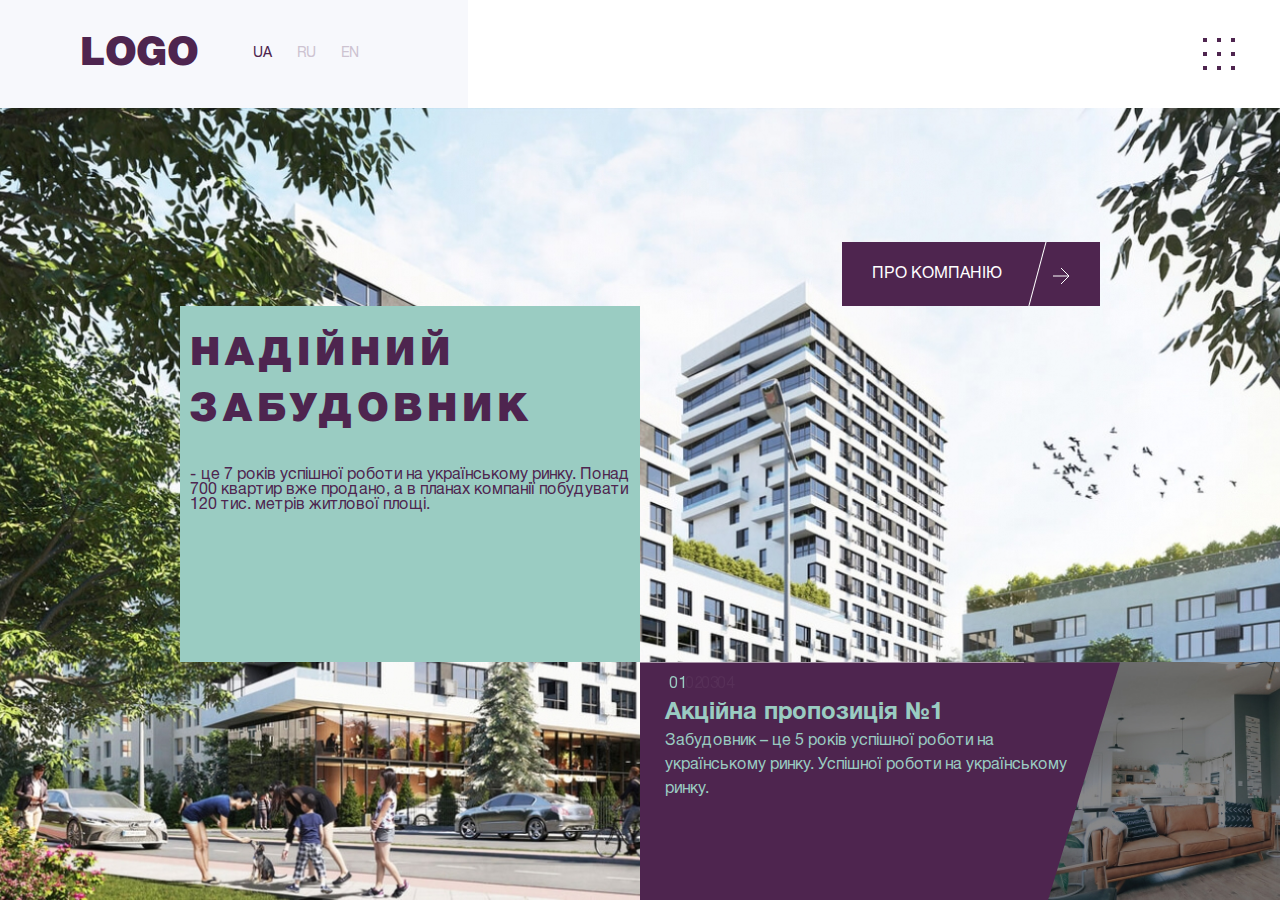
<file: index.html>
<!DOCTYPE html>
<html lang="en">

<head>
    <meta charset="UTF-8">
    <meta name="viewport" content="width=device-width, initial-scale=1.0">
    <link rel="stylesheet" href="https://unpkg.com/swiper/swiper-bundle.min.css">
    <link rel="stylesheet" href="./css/style.css">
    <link rel="stylesheet" href="./assets/fonts/fonts.css">
    <link rel="stylesheet" href="./css/header.css">
    <link rel="stylesheet" href="./css/main.css">
    <title>Document</title>
</head>

<body>
    <div class="app">
        <header class="header">
            <div class="header__inner">
                <div class="header__left">
                    <a href="#" class="header__logo">Logo</a>
                    <div class="header__langs-links">
                        <a href="#" class="header__langs-links-item active">
                            UA
                        </a>
                        <a href="./lang-pages/lang=ru.html" class="header__langs-links-item">
                            RU
                        </a>
                        <a href="./lang-pages/lang=en.html" class="header__langs-links-item">
                            EN
                        </a>
                    </div>
                </div>
                <button class="nav-toggle-btn">
                    <div class="nav-toggle-btn-inactive-items">
                        <div class="btn__groupe-dots">
                            <div class="btn-dot"></div>
                            <div class="btn-dot"></div>
                            <div class="btn-dot"></div>
                        </div>
                        <div class="btn__groupe-dots">
                            <div class="btn-dot"></div>
                            <div class="btn-dot"></div>
                            <div class="btn-dot"></div>
                        </div>
                        <div class="btn__groupe-dots">
                            <div class="btn-dot"></div>
                            <div class="btn-dot"></div>
                            <div class="btn-dot"></div>
                        </div>
                    </div>
                    <div class="nav-toggle-btn-active-items">
                        <div class="nav-toggle-btn-active-items-top">
                            <div class="nav-toggle-btn-active-rectangle"></div>
                        </div>
                        <div class="nav-toggle-btn-active-items-middle">
                            <div class="nav-toggle-btn-active-rectangle"></div>
                            <div class="nav-toggle-btn-active-close">
                                <div></div>
                                <div></div>
                            </div>
                            <div class="nav-toggle-btn-active-rectangle"></div>
                        </div>
                        <div class="nav-toggle-btn-active-items-bottom">
                            <div class="nav-toggle-btn-active-rectangle"></div>
                        </div>
                    </div>
                </button>
            </div>
            <nav class="nav">
                <div class="nav__inner">
                    <ul class="nav__links">
                        <li class="nav__link">
                            <a href="#">Головна</a>
                        </li>
                        <li class="nav__link">
                            <a href="#">Про компанію</a>
                        </li>
                        <li class="nav__link">
                            <a href="#">Варіанти придбання</a>
                        </li>
                        <li class="nav__link">
                            <a href="#">Варіанти інвестування</a>
                        </li>
                        <li class="nav__link">
                            <a href="#">Новини</a>
                        </li>
                        <li class="nav__link">
                            <a href="#">Документи</a>
                        </li>
                        <li class="nav__link">
                            <a href="#">Контакти</a>
                        </li>
                        <li class="nav__link">
                            <a href="#">Співробітництво</a>
                        </li>
                    </ul>
                    <div class="nav__copyright">
                        Дизайн та розробка -
                        <a href="https://svitsoft.com/" target="blank">Svitsoft</a>
                    </div>
                </div>
            </nav>
        </header>

        <main class="main">
            <div class="main__inner">
                <div class="main__top">
                    <a href="#" class="main__top-link">
                        <span class="main__top-link-inner">
                            ПРО КОМПАНІЮ
                        </span>
                        <svg width="17" height="18" viewBox="0 0 17 18" fill="none" xmlns="http://www.w3.org/2000/svg">
                            <path d="M8 17L16 9M16 9L8 1M16 9L1.39876e-06 9" />
                        </svg>
                        <span class="main__top-link-hover"></span>
                    </a>
                </div>
                <div class="main__middle">
                    <div class="main__middle-content-wrapper">
                        <div class="main__middle-content">
                            <h1 class="main__middle-content-title">
                                Надійний забудовник
                            </h1>
                            <p class="main__middle-content-text">
                                - це 7 років успішної роботи на українському ринку. Понад 700 квартир вже продано, а в планах компанії побудувати 120 тис. метрів житлової площі.
                            </p>
                        </div>
                    </div>
                </div>
                <div class="main__bottom">
                    <div class="main__bottom-content">
                        <div class="swiper-pagination"></div>
                        <div class="swiper-container">
                            <div class="swiper-wrapper">
                                <div class="swiper-slide">
                                    <div class="proposition-item">
                                        <div class="proposition-item__content">
                                            <h3 class="proposition-item__title">
                                                Акційна пропозиція №1
                                            </h3>
                                            <span class="proposition-item__text">
                                                Забудовник – це 5 років успішної роботи на українському ринку. Успішної роботи на українському ринку.
                                            </span>
                                        </div>
                                        <div class="proposition-item__img">
                                        </div>
                                    </div>
                                </div>
                                <div class="swiper-slide">
                                    <div class="proposition-item">
                                        <div class="proposition-item__content">
                                            <h3 class="proposition-item__title">
                                                Акційна пропозиція №2
                                            </h3>
                                            <span class="proposition-item__text">
                                                Забудовник – це 5 років успішної роботи на українському ринку. Успішної роботи на українському ринку.
                                            </span>
                                        </div>
                                        <div class="proposition-item__img">
                                        </div>
                                    </div>
                                </div>
                                <div class="swiper-slide">
                                    <div class="proposition-item">
                                        <div class="proposition-item__content">
                                            <h3 class="proposition-item__title">
                                                Акційна пропозиція №3
                                            </h3>
                                            <span class="proposition-item__text">
                                                Забудовник – це 5 років успішної роботи на українському ринку. Успішної роботи на українському ринку.
                                            </span>
                                        </div>
                                        <div class="proposition-item__img">
                                        </div>
                                    </div>
                                </div>
                                <div class="swiper-slide">
                                    <div class="proposition-item">
                                        <div class="proposition-item__content">
                                            <h3 class="proposition-item__title">
                                                Акційна пропозиція №4
                                            </h3>
                                            <span class="proposition-item__text">
                                                Забудовник – це 5 років успішної роботи на українському ринку. Успішної роботи на українському ринку.
                                            </span>
                                        </div>
                                        <div class="proposition-item__img">
                                        </div>
                                    </div>
                                </div>
                            </div>
                        </div>
                    </div>
                </div>
            </div>
        </main>
    </div>

    <script src="https://unpkg.com/swiper/swiper-bundle.min.js"></script>
    <script src="js/script.js"></script>
</body>

</html>
</file>
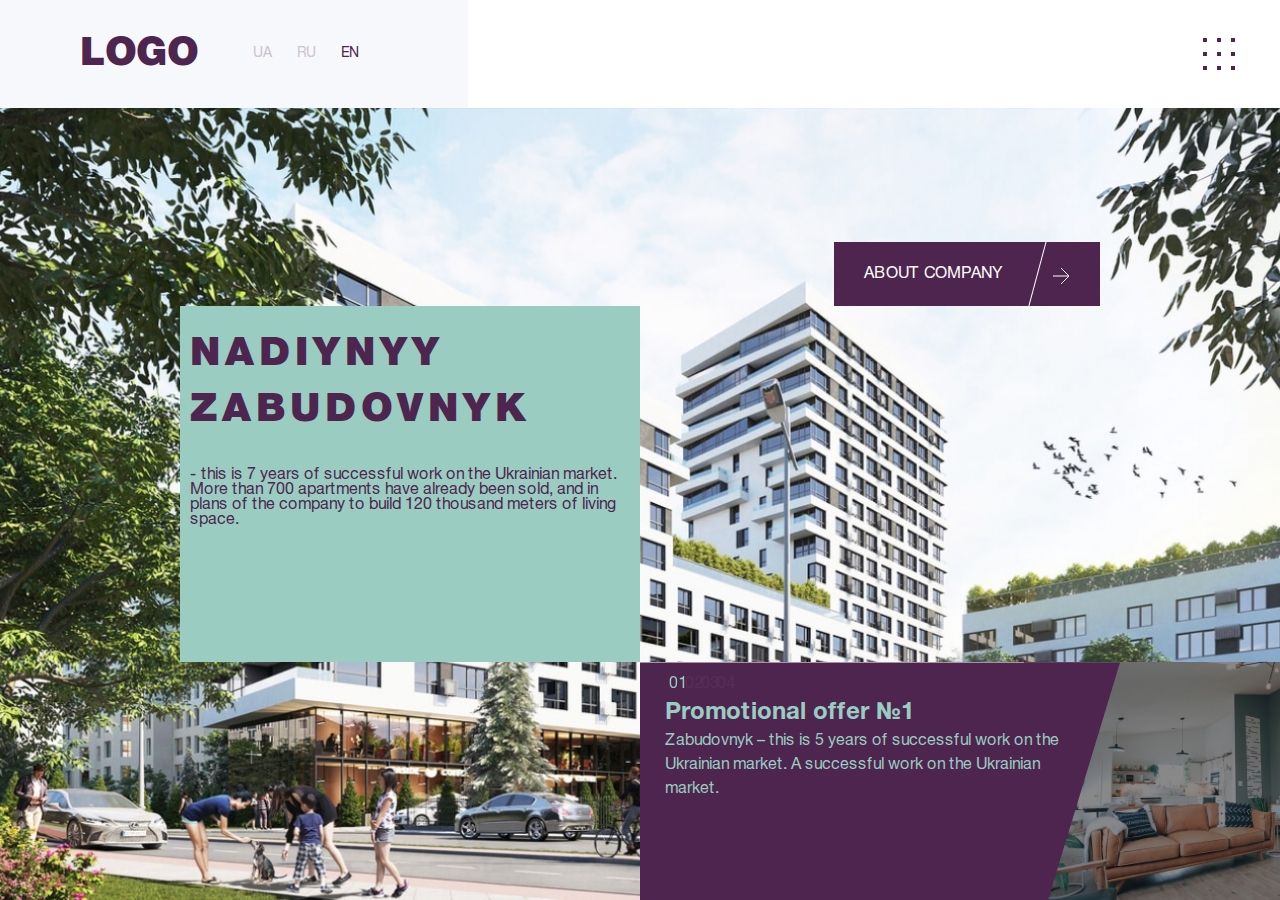
<file: lang-pages/lang=en.html>
<!DOCTYPE html>
<html lang="en">

<head>
    <meta charset="UTF-8">
    <meta name="viewport" content="width=device-width, initial-scale=1.0">
    <link rel="stylesheet" href="https://unpkg.com/swiper/swiper-bundle.min.css">
    <link rel="stylesheet" href="../css/style.css">
    <link rel="stylesheet" href="../assets/fonts/fonts.css">
    <link rel="stylesheet" href="../css/header.css">
    <link rel="stylesheet" href="../css/main.css">
    <title>Document</title>
</head>

<body>
    <div class="app">
        <header class="header">
            <div class="header__inner">
                <div class="header__left">
                    <a href="#" class="header__logo">Logo</a>
                    <div class="header__langs-links">
                        <a href="#" class="header__langs-links-item">
                            UA
                        </a>
                        <a href="./lang=ru.html" class="header__langs-links-item">
                            RU
                        </a>
                        <a href="#" class="header__langs-links-item active">
                            EN
                        </a>
                    </div>
                </div>
                <button class="nav-toggle-btn">
                    <div class="nav-toggle-btn-inactive-items">
                        <div class="btn__groupe-dots">
                            <div class="btn-dot"></div>
                            <div class="btn-dot"></div>
                            <div class="btn-dot"></div>
                        </div>
                        <div class="btn__groupe-dots">
                            <div class="btn-dot"></div>
                            <div class="btn-dot"></div>
                            <div class="btn-dot"></div>
                        </div>
                        <div class="btn__groupe-dots">
                            <div class="btn-dot"></div>
                            <div class="btn-dot"></div>
                            <div class="btn-dot"></div>
                        </div>
                    </div>
                    <div class="nav-toggle-btn-active-items">
                        <div class="nav-toggle-btn-active-items-top">
                            <div class="nav-toggle-btn-active-rectangle"></div>
                        </div>
                        <div class="nav-toggle-btn-active-items-middle">
                            <div class="nav-toggle-btn-active-rectangle"></div>
                            <div class="nav-toggle-btn-active-close">
                                <div></div>
                                <div></div>
                            </div>
                            <div class="nav-toggle-btn-active-rectangle"></div>
                        </div>
                        <div class="nav-toggle-btn-active-items-bottom">
                            <div class="nav-toggle-btn-active-rectangle"></div>
                        </div>
                    </div>
                </button>
            </div>
            <nav class="nav">
                <div class="nav__inner">
                    <ul class="nav__links">
                        <li class="nav__link">
                            <a href="#">Main</a>
                        </li>
                        <li class="nav__link">
                            <a href="#">About company</a>
                        </li>
                        <li class="nav__link">
                            <a href="#">Purchase options</a>
                        </li>
                        <li class="nav__link">
                            <a href="#">Investment options</a>
                        </li>
                        <li class="nav__link">
                            <a href="#">News</a>
                        </li>
                        <li class="nav__link">
                            <a href="#">Documents</a>
                        </li>
                        <li class="nav__link">
                            <a href="#">Contacts</a>
                        </li>
                        <li class="nav__link">
                            <a href="#">Cooperation</a>
                        </li>
                    </ul>
                    <div class="nav__copyright">
                        Design and development -
                        <a href="https://svitsoft.com/" target="blank">Svitsoft</a>
                    </div>
                </div>
            </nav>
        </header>

        <main class="main">
            <div class="main__inner">
                <div class="main__top">
                    <a href="#" class="main__top-link">
                        <span class="main__top-link-inner">
                            About company
                        </span>
                        <svg width="17" height="18" viewBox="0 0 17 18" fill="none" xmlns="http://www.w3.org/2000/svg">
                            <path d="M8 17L16 9M16 9L8 1M16 9L1.39876e-06 9" />
                        </svg>
                        <span class="main__top-link-hover"></span>
                    </a>
                </div>
                <div class="main__middle">
                    <div class="main__middle-content-wrapper">
                        <div class="main__middle-content">
                            <h1 class="main__middle-content-title">
                                NADIYNYY ZABUDOVNYK
                            </h1>
                            <p class="main__middle-content-text">
                                - this is 7 years of successful work on the Ukrainian market. More than 700 apartments have already been sold, and in plans of the company to build 120 thousand meters of living space.
                            </p>
                        </div>
                    </div>
                </div>
                <div class="main__bottom">
                    <div class="main__bottom-content">
                        <div class="swiper-pagination"></div>
                        <div class="swiper-container">
                            <div class="swiper-wrapper">
                                <div class="swiper-slide">
                                    <div class="proposition-item">
                                        <div class="proposition-item__content">
                                            <h3 class="proposition-item__title">
                                                Promotional offer №1
                                            </h3>
                                            <span class="proposition-item__text">
                                                Zabudovnyk – this is 5 years of successful work on the Ukrainian market. A successful
                                                work on the Ukrainian market.
                                            </span>
                                        </div>
                                        <div class="proposition-item__img">
                                        </div>
                                    </div>
                                </div>
                                <div class="swiper-slide">
                                    <div class="proposition-item">
                                        <div class="proposition-item__content">
                                            <h3 class="proposition-item__title">
                                                Promotional offer №2
                                            </h3>
                                            <span class="proposition-item__text">
                                                Zabudovnyk – this is 5 years of successful work on the Ukrainian market. A successful
                                                work on the Ukrainian market.
                                            </span>
                                        </div>
                                        <div class="proposition-item__img">
                                        </div>
                                    </div>
                                </div>
                                <div class="swiper-slide">
                                    <div class="proposition-item">
                                        <div class="proposition-item__content">
                                            <h3 class="proposition-item__title">
                                                Promotional offer №3
                                            </h3>
                                            <span class="proposition-item__text">
                                                Zabudovnyk – this is 5 years of successful work on the Ukrainian market. A successful
                                                work on the Ukrainian market.
                                            </span>
                                        </div>
                                        <div class="proposition-item__img">
                                        </div>
                                    </div>
                                </div>
                                <div class="swiper-slide">
                                    <div class="proposition-item">
                                        <div class="proposition-item__content">
                                            <h3 class="proposition-item__title">
                                                Promotional offer №4
                                            </h3>
                                            <span class="proposition-item__text">
                                                Zabudovnyk – this is 5 years of successful work on the Ukrainian market. A successful
                                                work on the Ukrainian market.
                                            </span>
                                        </div>
                                        <div class="proposition-item__img">
                                        </div>
                                    </div>
                                </div>
                            </div>
                        </div>
                    </div>
                </div>
            </div>
        </main>
    </div>

    <script src="https://unpkg.com/swiper/swiper-bundle.min.js"></script>
    <script src="../js/script.js"></script>
</body>

</html>
</file>
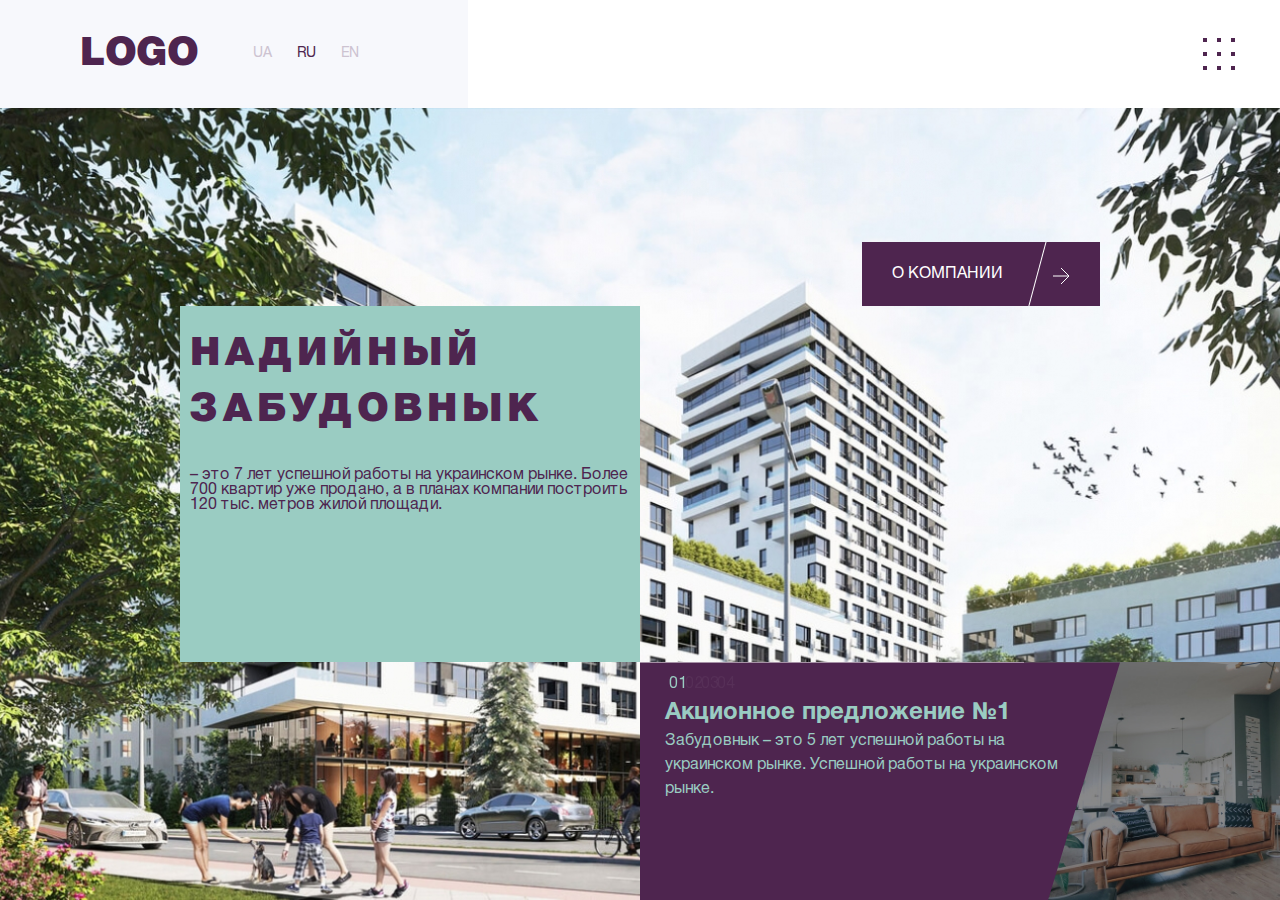
<file: lang-pages/lang=ru.html>
<!DOCTYPE html>
<html lang="en">

<head>
    <meta charset="UTF-8">
    <meta name="viewport" content="width=device-width, initial-scale=1.0">
    <link rel="stylesheet" href="https://unpkg.com/swiper/swiper-bundle.min.css">
    <link rel="stylesheet" href="../css/style.css">
    <link rel="stylesheet" href="../assets/fonts/fonts.css">
    <link rel="stylesheet" href="../css/header.css">
    <link rel="stylesheet" href="../css/main.css">
    <title>Document</title>
</head>

<body>
    <div class="app">
        <header class="header">
            <div class="header__inner">
                <div class="header__left">
                    <a href="#" class="header__logo">Logo</a>
                    <div class="header__langs-links">
                        <a href="../index.html" class="header__langs-links-item">
                            UA
                        </a>
                        <a href="#" class="header__langs-links-item active">
                            RU
                        </a>
                        <a href="./lang=en.html" class="header__langs-links-item">
                            EN
                        </a>
                    </div>
                </div>
                <button class="nav-toggle-btn">
                    <div class="nav-toggle-btn-inactive-items">
                        <div class="btn__groupe-dots">
                            <div class="btn-dot"></div>
                            <div class="btn-dot"></div>
                            <div class="btn-dot"></div>
                        </div>
                        <div class="btn__groupe-dots">
                            <div class="btn-dot"></div>
                            <div class="btn-dot"></div>
                            <div class="btn-dot"></div>
                        </div>
                        <div class="btn__groupe-dots">
                            <div class="btn-dot"></div>
                            <div class="btn-dot"></div>
                            <div class="btn-dot"></div>
                        </div>
                    </div>
                    <div class="nav-toggle-btn-active-items">
                        <div class="nav-toggle-btn-active-items-top">
                            <div class="nav-toggle-btn-active-rectangle"></div>
                        </div>
                        <div class="nav-toggle-btn-active-items-middle">
                            <div class="nav-toggle-btn-active-rectangle"></div>
                            <div class="nav-toggle-btn-active-close">
                                <div></div>
                                <div></div>
                            </div>
                            <div class="nav-toggle-btn-active-rectangle"></div>
                        </div>
                        <div class="nav-toggle-btn-active-items-bottom">
                            <div class="nav-toggle-btn-active-rectangle"></div>
                        </div>
                    </div>
                </button>
            </div>
            <nav class="nav">
                <div class="nav__inner">
                    <ul class="nav__links">
                        <li class="nav__link">
                            <a href="#">Главная</a>
                        </li>
                        <li class="nav__link">
                            <a href="#">О компании</a>
                        </li>
                        <li class="nav__link">
                            <a href="#">Варианты приобретения</a>
                        </li>
                        <li class="nav__link">
                            <a href="#">Варианты инвестирования</a>
                        </li>
                        <li class="nav__link">
                            <a href="#">Новости</a>
                        </li>
                        <li class="nav__link">
                            <a href="#">Документы</a>
                        </li>
                        <li class="nav__link">
                            <a href="#">Контакты</a>
                        </li>
                        <li class="nav__link">
                            <a href="#">Сотрудничество</a>
                        </li>
                    </ul>
                    <div class="nav__copyright">
                        Дизайн и разработка -
                        <a href="https://svitsoft.com/" target="blank">Svitsoft</a>
                    </div>
                </div>
            </nav>
        </header>

        <main class="main">
            <div class="main__inner">
                <div class="main__top">
                    <a href="#" class="main__top-link">
                        <span class="main__top-link-inner">
                            О компании
                        </span>
                        <svg width="17" height="18" viewBox="0 0 17 18" fill="none" xmlns="http://www.w3.org/2000/svg">
                            <path d="M8 17L16 9M16 9L8 1M16 9L1.39876e-06 9" />
                        </svg>
                        <span class="main__top-link-hover"></span>
                    </a>
                </div>
                <div class="main__middle">
                    <div class="main__middle-content-wrapper">
                        <div class="main__middle-content">
                            <h1 class="main__middle-content-title">
                                Надийный забудовнык
                            </h1>
                            <p class="main__middle-content-text">
                                – это 7 лет успешной работы на украинском рынке. Более 700 квартир уже продано, а в планах компании построить 120 тыс. метров жилой площади.
                            </p>
                        </div>
                    </div>
                </div>
                <div class="main__bottom">
                    <div class="main__bottom-content">
                        <div class="swiper-pagination"></div>
                        <div class="swiper-container">
                            <div class="swiper-wrapper">
                                <div class="swiper-slide">
                                    <div class="proposition-item">
                                        <div class="proposition-item__content">
                                            <h3 class="proposition-item__title">
                                                Акционное предложение №1
                                            </h3>
                                            <span class="proposition-item__text">
                                                Забудовнык – это 5 лет успешной работы на украинском рынке. Успешной
                                                работы на украинском рынке.
                                            </span>
                                        </div>
                                        <div class="proposition-item__img">
                                        </div>
                                    </div>
                                </div>
                                <div class="swiper-slide">
                                    <div class="proposition-item">
                                        <div class="proposition-item__content">
                                            <h3 class="proposition-item__title">
                                                Акционное предложение №2
                                            </h3>
                                            <span class="proposition-item__text">
                                                Забудовнык – это 5 лет успешной работы на украинском рынке. Успешной
                                                работы на украинском рынке.
                                            </span>
                                        </div>
                                        <div class="proposition-item__img">
                                        </div>
                                    </div>
                                </div>
                                <div class="swiper-slide">
                                    <div class="proposition-item">
                                        <div class="proposition-item__content">
                                            <h3 class="proposition-item__title">
                                                Акционное предложение №3
                                            </h3>
                                            <span class="proposition-item__text">
                                                Забудовнык – это 5 лет успешной работы на украинском рынке. Успешной
                                                работы на украинском рынке.
                                            </span>
                                        </div>
                                        <div class="proposition-item__img">
                                        </div>
                                    </div>
                                </div>
                                <div class="swiper-slide">
                                    <div class="proposition-item">
                                        <div class="proposition-item__content">
                                            <h3 class="proposition-item__title">
                                                Акционное предложение №4
                                            </h3>
                                            <span class="proposition-item__text">
                                                Забудовнык – это 5 лет успешной работы на украинском рынке. Успешной
                                                работы на украинском рынке.
                                            </span>
                                        </div>
                                        <div class="proposition-item__img">
                                        </div>
                                    </div>
                                </div>
                            </div>
                        </div>
                    </div>
                </div>
            </div>
        </main>
    </div>

    <script src="https://unpkg.com/swiper/swiper-bundle.min.js"></script>
    <script src="../js/script.js"></script>
</body>

</html>
</file>
<file: css/style.css>
/* remove default styles */
* {
    margin: 0;
    padding: 0;
    border: none;
    text-decoration: none;
    box-sizing: border-box;
    list-style: none;
}

html,
body{
    font-family: "HelveticaNeueCyr";
}

.app{
    display: flex;
    flex-direction: column;
    height: 100vh;
}
</file>
<file: assets/fonts/fonts.css>
@font-face {
    font-family: "HelveticaNeueCyr";
    src: url("HelveticaNeueCyr-Roman.eot");
    src: local("HelveticaNeueCyr-Roman"), url("HelveticaNeueCyr-Roman.eot?#iefix") format("embedded-opentype"),
        url("HelveticaNeueCyr-Roman.woff") format("woff"), url("HelveticaNeueCyr-Roman.ttf") format("truetype");
    font-weight: normal;
    font-style: normal;
}

@font-face {
    font-family: "HelveticaNeueCyr";
    src: url("HelveticaNeueCyr-Bold.eot");
    src: local("HelveticaNeueCyr-Bold"), url("HelveticaNeueCyr-Bold.eot?#iefix") format("embedded-opentype"),
        url("HelveticaNeueCyr-Bold.woff") format("woff"), url("HelveticaNeueCyr-Bold.ttf") format("truetype");
    font-weight: bold;
    font-style: normal;
}

@font-face {
    font-family: "HelveticaNeueCyr";
    src: url("HelveticaNeueCyr-Black.eot");
    src: local("HelveticaNeueCyr-Black"), url("HelveticaNeueCyr-Black.eot?#iefix") format("embedded-opentype"),
        url("HelveticaNeueCyr-Black.woff") format("woff"), url("HelveticaNeueCyr-Black.ttf") format("truetype");
    font-weight: 900;
    font-style: normal;
}
</file>
<file: css/header.css>
.header {
    position: relative;
    z-index: 1000;
}

.header__inner {
    display: flex;
    justify-content: space-between;
    align-items: center;
    max-width: 1920px;
    margin: 0 auto;
    padding: 30px 45px 30px 80px;
    background-color: #fff;
    position: relative;
    z-index: 2;
}
.header__inner::after {
    content: "";
    width: 468px;
    height: 100%;
    background-color: #f7f8fc;
    position: absolute;
    top: 0;
    left: 0;
    z-index: 1;
}
.header__inner.active {
    border-bottom: 1px solid #f7f8fc;
}
.header__inner.active::after {
    display: none;
}

.header__left {
    display: flex;
    align-items: center;
    position: relative;
    z-index: 2;
}
.header__logo {
    margin-right: 55px;
    color: #4e254f;
    font-weight: 900;
    font-size: 40px;
    line-height: 48px;
    text-transform: uppercase;
}
.header__langs-links {
    display: flex;
}
.header__langs-links-item {
    margin-right: 25px;
    color: #cdc3d1;
    font-size: 14px;
    line-height: 16px;
    transition: 0.2s ease;
}
.header__langs-links-item:hover {
    color: #4e254f;
}
.header__langs-links-item:last-child {
    margin-right: 0;
}
.header__langs-links-item.active {
    color: #4e254f;
}

.nav-toggle-btn {
    width: 32px;
    height: 32px;
    background-color: transparent;
    cursor: pointer;
    transition: 0.3s ease;
    outline: none;
    overflow: hidden;
    position: relative;
    z-index: 2;
}
.nav-toggle-btn:hover {
    transform: rotate(-45deg);
}
.nav-toggle-btn-inactive-items {
    display: flex;
    flex-direction: column;
    justify-content: center;
}
.nav-toggle-btn-active-items {
    display: none;
}
.btn__groupe-dots {
    display: flex;
    justify-content: space-between;
    margin-bottom: 30%;
}
.btn__groupe-dots:last-child {
    margin-bottom: 0;
}
.btn-dot {
    width: 4px;
    height: 4px;
    background-color: #4e254f;
}

.nav-toggle-btn.active {
    width: 57px;
    height: 57px;
    transform: rotate(-45deg);
}
.nav-toggle-btn.active .nav-toggle-btn-inactive-items {
    display: none;
}
.nav-toggle-btn.active .nav-toggle-btn-active-items {
    display: flex;
    flex-direction: column;
    justify-content: center;
    transform: rotate(45deg);
}
.nav-toggle-btn-active-rectangle {
    width: 4px;
    height: 4px;
    background-color: #d3c9d3;
    transition: 0.2s ease;
    transform: rotate(45deg);
}
.nav-toggle-btn-active-items-top,
.nav-toggle-btn-active-items-middle,
.nav-toggle-btn-active-items-bottom {
    display: flex;
    justify-content: center;
    transition: 0.2s ease;
}
.nav-toggle-btn-active-items-middle {
    display: flex;
    justify-content: space-between;
    align-items: center;
    height: 43px;
}
.nav-toggle-btn-active-close {
    transform: translateY(2px);
}
.nav-toggle-btn-active-close div {
    width: 40px;
    height: 4px;
    background-color: #4e254f;
}
.nav-toggle-btn-active-close div:nth-child(1) {
    transform: rotate(45deg) translateY(-2px);
}
.nav-toggle-btn-active-close div:nth-child(2) {
    transform: rotate(-45deg) translateX(5px) translateY(-3px);
}
.nav-toggle-btn-active-items:hover .nav-toggle-btn-active-items-top {
    transform: translateY(45px);
}
.nav-toggle-btn-active-items:hover .nav-toggle-btn-active-items-bottom {
    transform: translateY(-45px);
}
.nav-toggle-btn-active-items:hover .nav-toggle-btn-active-items-middle .nav-toggle-btn-active-rectangle:nth-child(1) {
    transform: translateX(50px) rotate(45deg);
}
.nav-toggle-btn-active-items:hover .nav-toggle-btn-active-items-middle .nav-toggle-btn-active-rectangle:nth-child(3) {
    transform: translateX(-50px) rotate(45deg);
}

.nav {
    width: 100%;
    height: 100%;
    padding: 215px 0 55px 180px;
    background-color: #fff;
    opacity: 0;
    transition: 0.3s ease;
    overflow: auto;
    position: fixed;
    top: -1000px;
    left: 0;
    z-index: -1;
}

.nav::-webkit-scrollbar {
    width: 10px;
}
.nav::-webkit-scrollbar-track {
    background-color: #d5d5d5;
}
.nav::-webkit-scrollbar-thumb {
    background-color: #4e254f;
}
.nav.active {
    opacity: 1;
    top: 0;
    z-index: 1;
}
.nav__inner {
    max-width: 1500px;
    margin: 0 auto;
}
.nav__links {
    margin-bottom: 250px;
}
.nav__link {
    margin-bottom: 30px;
}
.nav__link a {
    color: #d3c9d3;
    font-size: 30px;
    line-height: 40px;
    transition: 0.2s ease;
}
.nav__link a:hover {
    color: #4e254f;
}
.nav__link:last-child {
    margin-bottom: 0;
}
.nav__copyright {
    color: #a792a7;
    font-size: 12px;
    line-height: 16px;
}
.nav__copyright a {
    color: #ed4156;
}

@media (max-width: 768px) {
    .header__inner {
        padding: 40px 30px 40px 30px;
    }
    .header__inner::after {
        width: 166px;
    }
    .header__logo {
        margin-right: 0;
    }
    .header__langs-links {
        display: none;
    }

    .nav {
        padding: 175px 0 55px 100px;
    }
    .nav__links {
        margin-bottom: 100px;
    }
    .nav__link {
        margin-bottom: 20px;
    }
    .nav__link a {
        font-size: 24px;
        line-height: 40px;
    }
}

@media(max-width: 545px){
    .header__inner {
        padding: 20px 25px;
    }
    .header__inner::after {
        width: 99px;
    }
    .header__logo {
        font-size: 32px;
    }

    .nav {
        padding: 150px 0 55px 75px;
    }
    .nav__links {
        margin-bottom: 75px;
    }
    .nav__link {
        margin-bottom: 20px;
    }
    .nav__link a {
        font-size: 20px;
        line-height: 40px;
    }
}
</file>
<file: css/main.css>
.main {
    height: 100%;
    background-image: url("../assets/images/main-background.svg");
    background-size: cover;
    background-position: bottom;
}
.main__inner {
    display: flex;
    flex-wrap: wrap;
    max-width: 1920px;
    height: 100%;
    margin: 0 auto;
}

.main__top {
    display: flex;
    justify-content: flex-end;
    width: 100%;
    height: 25%;
    padding-right: 180px;
}
.main__top-link {
    display: flex;
    align-items: center;
    margin-top: auto;
    padding: 20px 30px;
    background-color: #4e254f;
    color: #fff;
    font-size: 16px;
    line-height: 24px;
    overflow: hidden;
    transition: 0.2s ease-in;
    position: relative;
}
.main__top-link:hover {
    color: #4e254f;
}
.main__top-link:hover::after {
    background-color: #4e254f;
}
.main__top-link:hover svg {
    stroke: #4e254f;
}
.main__top-link::after {
    content: "";
    width: 1px;
    height: 150%;
    background-color: #fff;
    transform: rotate(15deg);
    transition: 0.2s ease-in;
    position: absolute;
    top: -5px;
    right: 65px;
    z-index: 1;
}
.main__top-link-inner {
    text-transform: uppercase;
    position: relative;
    z-index: 2;
}
.main__top-link svg {
    margin: 0 0 -3px 50px;
    stroke: white;
    transition: 0.2s ease-in;
    position: relative;
    z-index: 2;
}
.main__top-link-hover {
    width: 100%;
    height: 100%;
    background-color: #9accc2;
    transition: 0.2s ease-in;
    position: absolute;
    top: 0;
    left: -100%;
    z-index: 1;
}

.main__middle {
    width: 100%;
    height: 45%;
}
.main__middle-content-wrapper {
    height: 100%;
    width: 50%;
    padding-left: 180px;
}
.main__middle-content {
    height: 100%;
    padding: 20px 100px 20px 40px;
    background-color: #9accc2;
    color: #4e254f;
}
.main__middle-content-title {
    margin-bottom: 30px;
    font-size: 60px;
    font-weight: 900;
    line-height: 72px;
    letter-spacing: 5px;
    text-transform: uppercase;
}

.main__bottom {
    display: flex;
    justify-content: flex-end;
    width: 100%;
    height: 30%;
}
.main__bottom-content {
    width: 50%;
    height: 100%;
    background-color: #fff;
    position: relative;
}
.swiper-container {
    height: 100%;
}
.proposition-item{
    display: flex;
    height: 100%;
}
.proposition-item__content{
    width: 75%;
    padding: 35px 100px 5px 25px;
    background-color: #4E254F;
    color: #9ACCC2;
    clip-path: polygon(0 0, 100% 0%, 85% 100%, 0% 100%);
    position: relative;
    z-index: 2;
}
.proposition-item__title{
    margin-bottom: 5px;
    font-size: 24px;
    font-weight: 700;
    line-height: 32px;
}
.proposition-item__text{
    font-size: 16px;
    line-height: 24px;
}
.proposition-item__img{
    width: 40%;
    height: 100%;
    background-image: url(../assets/images/carousel-img.jpg);
    background-size: cover;
    position: absolute;
    top: 0;
    right: 0;
    z-index: 1;
}
.main__bottom .swiper-pagination{
    display: flex;
    left: 25px;
    top: 15px;
}
.main__bottom .swiper-pagination-bullet{
    background-color: transparent;
    color: #7A5B7B;
    margin-right: 20px;
    font-size: 16px;
    outline: none;
}
.main__bottom .swiper-pagination-bullet-active{
    color: #9ACCC2;
}

@media (max-width: 1300px) {
    .main__middle-content {
        padding: 20px 10px;
    }
    .main__middle-content-title {
        font-size: 40px;
        line-height: 56px;
    }
    .proposition-item__content{
        /* width: 85%; */
        padding-right: 30px;
    }
    .proposition-item__title{
        margin-bottom: 0;
    }
}
@media (max-width: 990px) {
    .main__middle-content-wrapper {
        padding-left: 80px;
    }
    .main__middle-content-title {
        margin-bottom: 15px;
        font-size: 36px;
        line-height: 52px;
    }
    .proposition-item__content{
        width: 90%;
        padding-right: 30px;
    }
}

@media (max-width: 768px) {
    .main__middle-content-wrapper {
        padding-left: 30px;
    }
    .main__middle-content {
        padding: 20px 5px;
    }
    .main__middle-content-title {
        font-size: 26px;
        font-weight: 900;
        line-height: 40px;
    }
    .proposition-item__content{
        width: 100%;
        clip-path: none;
    }
    .proposition-item__title{
        font-size: 18px;
    }
    .proposition-item__text{
        font-size: 14px;
    }
    .proposition-item__img{
        display: none;
    }
}

@media (max-width: 545px) {
    .main__inner {
        flex-wrap: wrap-reverse;
        padding: 0 25px;
    }
    .main__top{
        display: block;
        height: auto;
        margin-bottom: 85px;
        padding-right: 0;
    }
    .main__top-link{
        justify-content: center;
        width: 100%;
        margin-top: 15px;
    }
    .main__top-link svg {
        margin-left: 0;
        position: absolute;
        top: 23px;
        right: 20px;
    }
    .main__middle{
        height: 40%;
    }
    .main__middle-content-wrapper {
        width: 100%;
        padding-left: 0;
    }
    .main__middle-content {
        padding: 30px 15px;
    }
    .main__middle-content-title{
        font-size: 28px;
    }
    .main__bottom{
        display: flex;
        height: 50%;
    }
    .main__bottom-content{
        width: 100%;
        height: 50%;
        margin-top: auto;
    }
}
</file>
